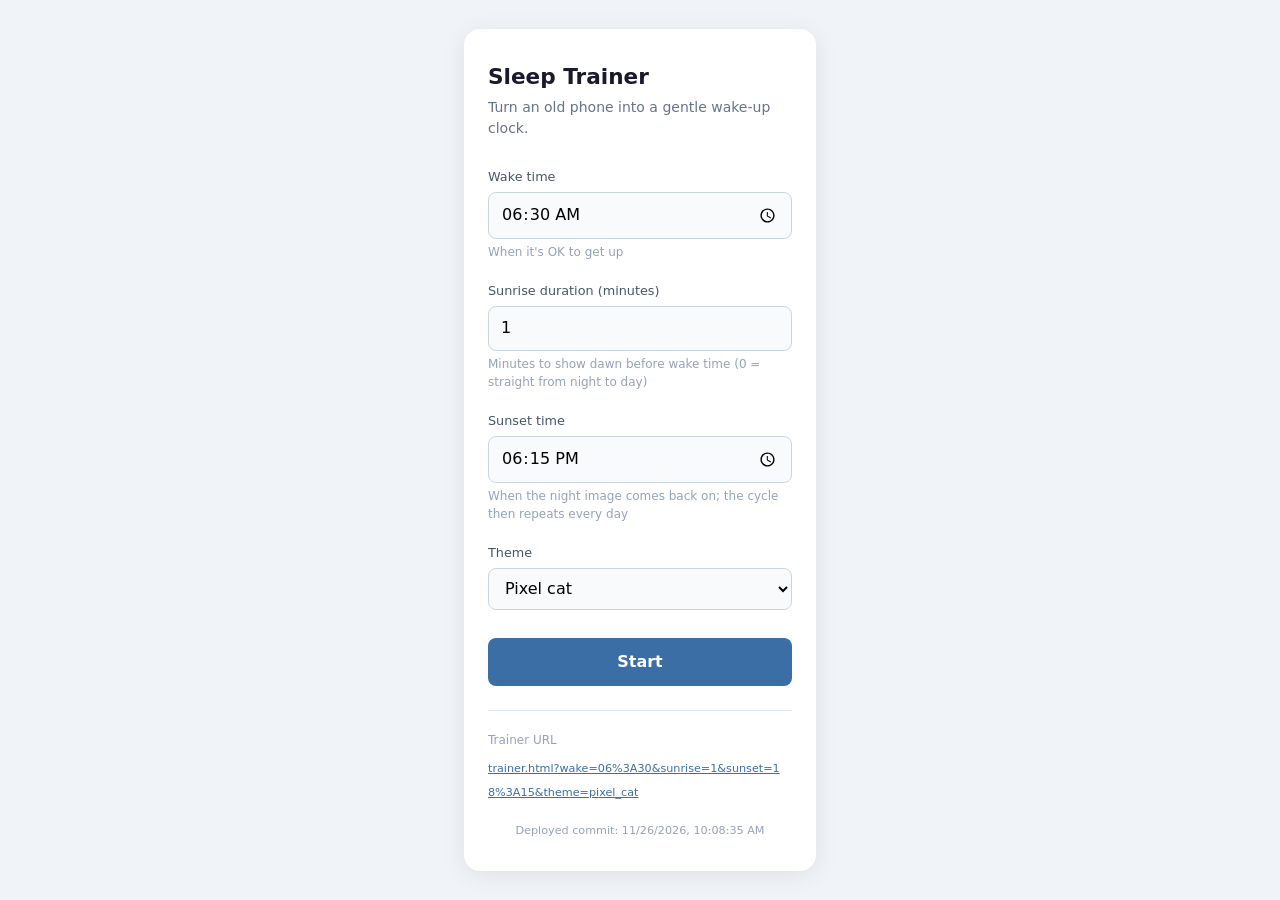
<file: index.html>
<!DOCTYPE html>
<html lang="en">
<head>
  <meta charset="UTF-8">
  <meta name="viewport" content="width=device-width, initial-scale=1.0, viewport-fit=cover">
  <meta name="theme-color" content="#3b6ea5">
  <meta name="description" content="Configure a toddler sleep trainer for your old phone">
  <link rel="manifest" href="manifest.json">
  <link rel="icon" href="images/cottage/day.png">
  <link rel="apple-touch-icon" href="images/cottage/day.png">
  <title>Sleep Trainer — Setup</title>
  <link rel="stylesheet" href="css/index.css">
</head>
<body>
  <main class="config">
    <h1>Sleep Trainer</h1>
    <p class="subtitle">Turn an old phone into a gentle wake-up clock.</p>

    <div class="errors" id="errors" role="alert" hidden></div>

    <form id="config-form">
      <div class="field">
        <label for="wake">Wake time</label>
        <input type="time" id="wake" name="wake" value="06:30" required>
        <p class="hint">When it's OK to get up</p>
      </div>

      <div class="field">
        <label for="sunrise">Sunrise duration (minutes)</label>
        <input type="number" id="sunrise" name="sunrise" value="1" min="0" max="120" required>
        <p class="hint">Minutes to show dawn before wake time (0 = straight from night to day)</p>
      </div>

      <div class="field">
        <label for="sunset">Sunset time</label>
        <input type="time" id="sunset" name="sunset" value="18:15" required>
        <p class="hint">When the night image comes back on; the cycle then repeats every day</p>
      </div>

      <div class="field">
        <label for="theme">Theme</label>
        <select id="theme" name="theme"></select>
      </div>

      <button type="submit" class="btn-start">Start</button>
    </form>

    <div class="url-preview">
      <p>Trainer URL</p>
      <a id="url-output" href="trainer.html?wake=06%3A30&sunrise=1&sunset=18%3A15&theme=pixel_cat"></a>
    </div>

    <p class="build-time" id="build-time" hidden></p>
  </main>

  <script type="module" src="js/index.js"></script>
</body>
</html>
</file>
<file: css/index.css>
@import 'common.css';

body {
  display: flex;
  align-items: center;
  justify-content: center;
  padding: 1.5rem;
}

.config {
  width: 100%;
  max-width: 22rem;
  background: #fff;
  border-radius: 1rem;
  padding: 2rem 1.5rem;
  box-shadow: 0 4px 24px rgba(0, 0, 0, 0.08);
}

.config h1 {
  font-size: 1.35rem;
  font-weight: 600;
  margin-bottom: 0.25rem;
}

.config .subtitle {
  color: #64748b;
  font-size: 0.875rem;
  margin-bottom: 1.75rem;
}

.errors {
  margin-bottom: 1.25rem;
  padding: 0.75rem 0.9rem;
  border: 1px solid #fca5a5;
  border-radius: 0.5rem;
  background: #fef2f2;
  color: #b91c1c;
  font-size: 0.85rem;
}

.errors ul {
  margin: 0.4rem 0 0 1.1rem;
}

.errors[hidden] {
  display: none;
}

.field {
  margin-bottom: 1.25rem;
}

.field label {
  display: block;
  font-size: 0.8rem;
  font-weight: 500;
  color: #475569;
  margin-bottom: 0.35rem;
}

.field input,
.field select {
  width: 100%;
  padding: 0.6rem 0.75rem;
  border: 1px solid #cbd5e1;
  border-radius: 0.5rem;
  background: #f8fafc;
}

.field input:focus,
.field select:focus {
  outline: 2px solid #93c5fd;
  border-color: #93c5fd;
}

.field .hint {
  font-size: 0.75rem;
  color: #94a3b8;
  margin-top: 0.25rem;
}

.btn-start {
  width: 100%;
  padding: 0.75rem;
  margin-top: 0.5rem;
  border: none;
  border-radius: 0.5rem;
  background: #3b6ea5;
  color: #fff;
  font-weight: 600;
  cursor: pointer;
}

.btn-start:active {
  background: #2d5680;
}

.url-preview {
  margin-top: 1.5rem;
  padding-top: 1.25rem;
  border-top: 1px solid #e2e8f0;
}

.url-preview p {
  font-size: 0.75rem;
  color: #94a3b8;
  margin-bottom: 0.35rem;
}

.url-preview a {
  font-size: 0.7rem;
  word-break: break-all;
}

.build-time {
  margin-top: 1.25rem;
  font-size: 0.7rem;
  color: #94a3b8;
  text-align: center;
}
</file>
